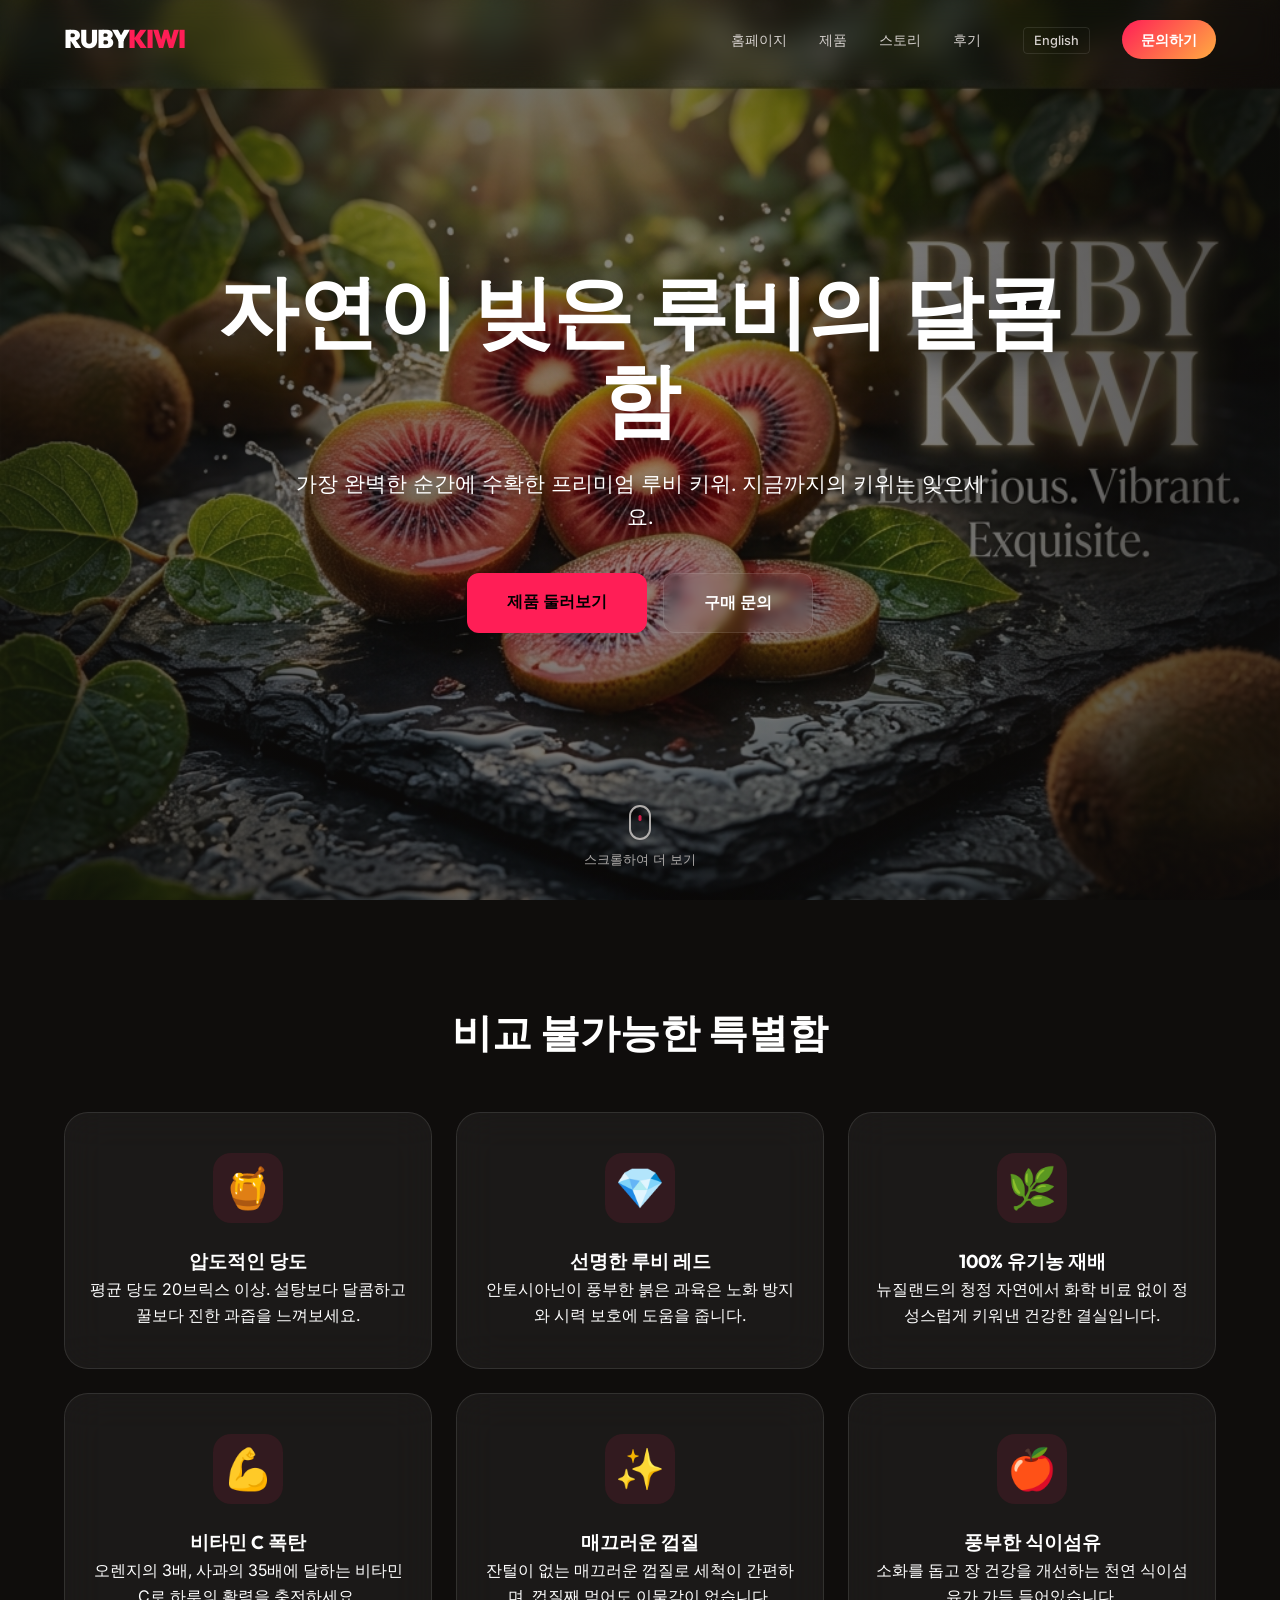
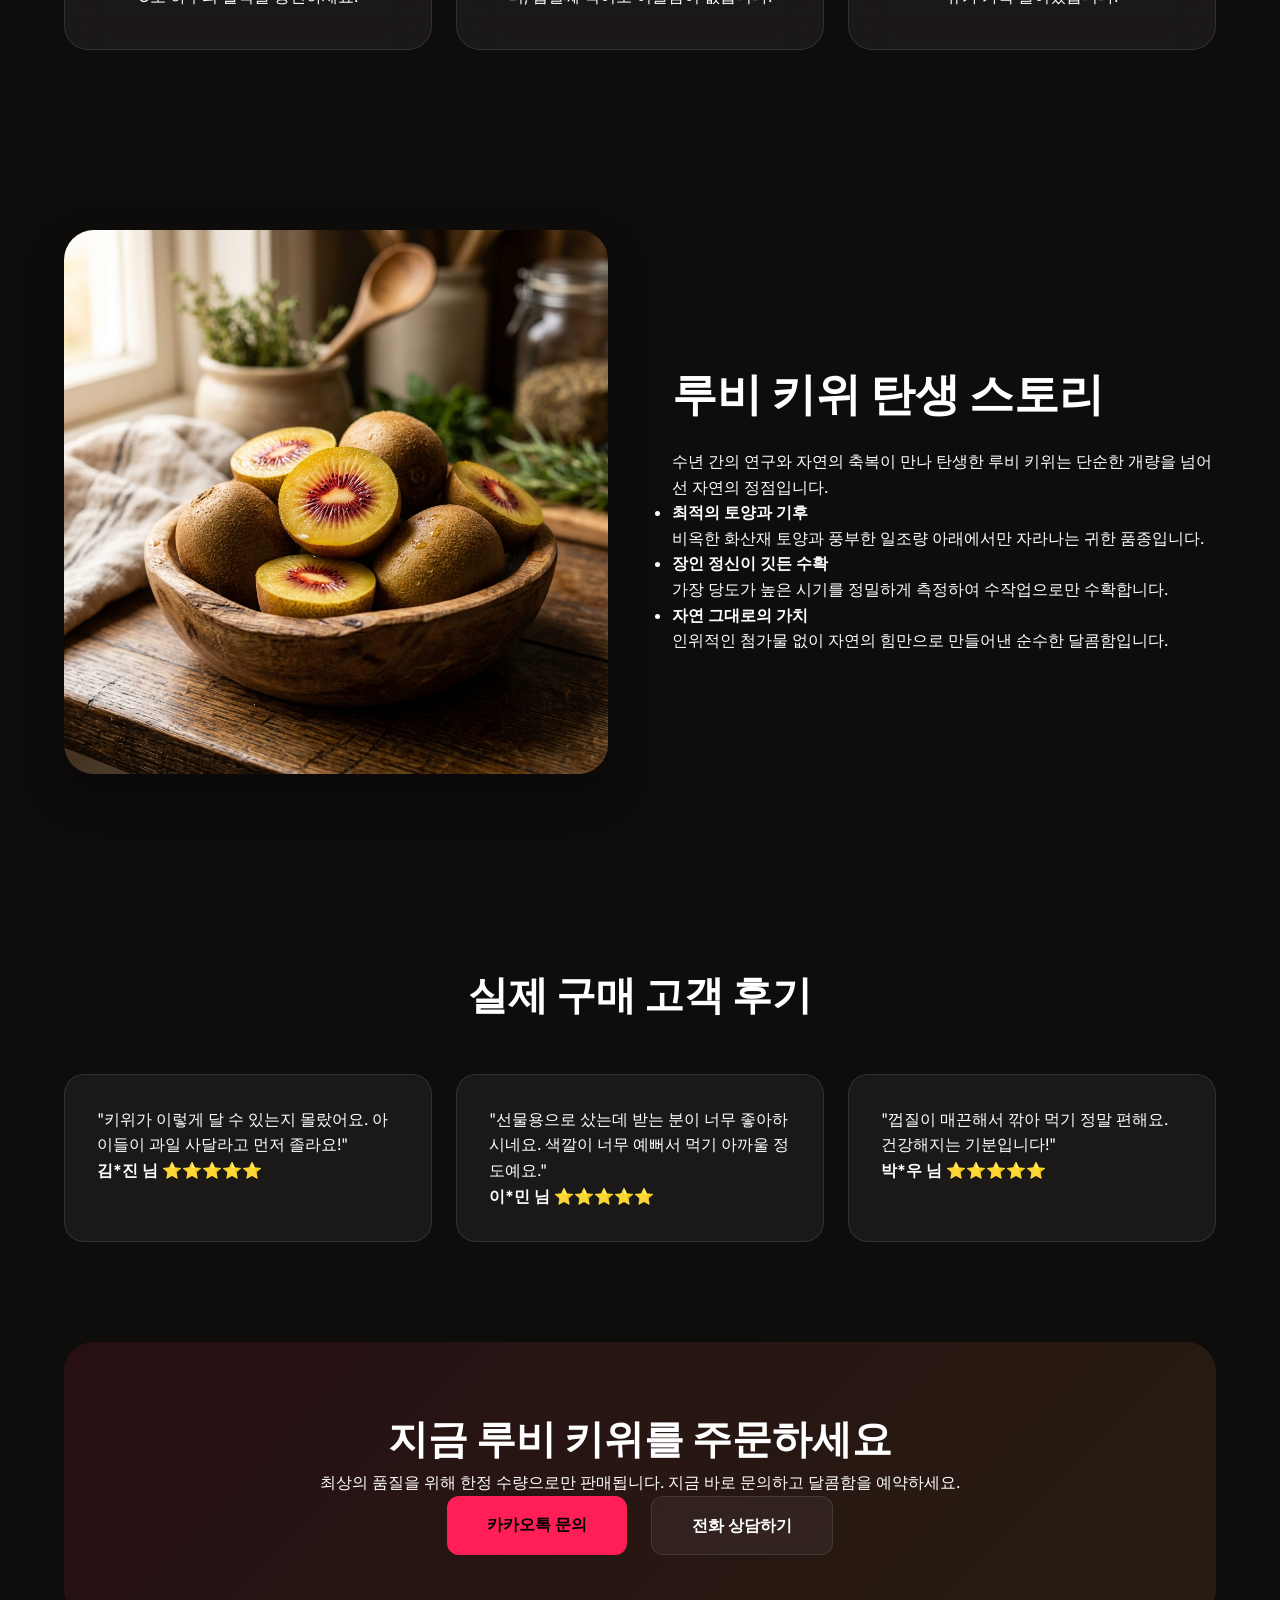
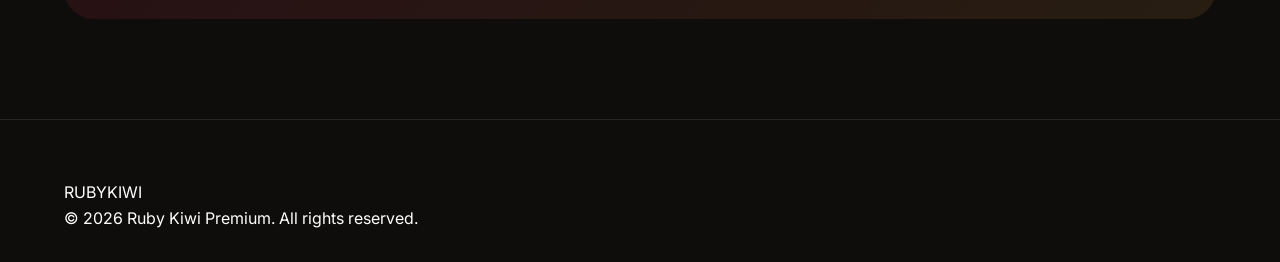
<file: index.html>
<!DOCTYPE html>
<html lang="ko">
<head>
    <meta charset="UTF-8">
    <meta name="viewport" content="width=device-width, initial-scale=1.0">
    <title>Ruby Kiwi | 자연이 선물한 붉은 달콤함</title>
    <meta name="description" content="속까지 붉은 루비 키위. 지금까지 경험하지 못한 압도적인 당도와 영양을 직접 확인해보세요.">
    <!-- Google Fonts -->
    <link rel="preconnect" href="https://fonts.googleapis.com">
    <link rel="preconnect" href="https://fonts.gstatic.com" crossorigin>
    <link href="https://fonts.googleapis.com/css2?family=Inter:wght@300;400;600;800&family=Outfit:wght@400;700;900&display=swap" rel="stylesheet">
    <!-- Main Stylesheet -->
    <link rel="stylesheet" href="style.css">
</head>
<body>
    <!-- Navigation -->
    <header id="main-header">
        <nav class="container">
            <div class="logo">RUBY<span>KIWI</span></div>
            <ul class="nav-links">
                <li><a href="#hero">홈페이지</a></li>
                <li><a href="#features">제품</a></li>
                <li><a href="#details">스토리</a></li>
                <li><a href="#testimonials">후기</a></li>
                <li><a href="index-en.html" class="lang-toggle">English</a></li>
                <li><a href="#contact" class="btn-cta">문의하기</a></li>
            </ul>
            <div class="menu-toggle" id="mobile-menu">
                <span class="bar"></span>
                <span class="bar"></span>
                <span class="bar"></span>
            </div>
        </nav>
    </header>

    <main>
        <!-- Hero Section -->
        <section id="hero" class="hero-banner">
            <div class="hero-overlay"></div>
            <div class="container hero-content">
                <div class="hero-text-center">
                    <h1 class="reveal banner-title">자연이 빚은 <span>루비</span>의 달콤함</h1>
                    <p class="reveal banner-subtitle">가장 완벽한 순간에 수확한 프리미엄 루비 키위. 지금까지의 키위는 잊으세요.</p>
                    <div class="hero-btns reveal">
                        <a href="#features" class="btn-primary">제품 둘러보기</a>
                        <a href="#contact" class="btn-secondary">구매 문의</a>
                    </div>
                </div>
            </div>
            <div class="scroll-indicator">
                <div class="mouse"></div>
                <p>스크롤하여 더 보기</p>
            </div>
        </section>

        <!-- Features Section -->
        <section id="features">
            <div class="container">
                <h2 class="section-title reveal">비교 불가능한 특별함</h2>
                <div class="features-grid">
                    <div class="feature-card reveal">
                        <div class="feature-icon-wrapper">🍯</div>
                        <h3>압도적인 당도</h3>
                        <p>평균 당도 20브릭스 이상. 설탕보다 달콤하고 꿀보다 진한 과즙을 느껴보세요.</p>
                    </div>
                    <div class="feature-card reveal">
                        <div class="feature-icon-wrapper">💎</div>
                        <h3>선명한 루비 레드</h3>
                        <p>안토시아닌이 풍부한 붉은 과육은 노화 방지와 시력 보호에 도움을 줍니다.</p>
                    </div>
                    <div class="feature-card reveal">
                        <div class="feature-icon-wrapper">🌿</div>
                        <h3>100% 유기농 재배</h3>
                        <p>뉴질랜드의 청정 자연에서 화학 비료 없이 정성스럽게 키워낸 건강한 결실입니다.</p>
                    </div>
                    <div class="feature-card reveal">
                        <div class="feature-icon-wrapper">💪</div>
                        <h3>비타민 C 폭탄</h3>
                        <p>오렌지의 3배, 사과의 35배에 달하는 비타민 C로 하루의 활력을 충전하세요.</p>
                    </div>
                    <div class="feature-card reveal">
                        <div class="feature-icon-wrapper">✨</div>
                        <h3>매끄러운 껍질</h3>
                        <p>잔털이 없는 매끄러운 껍질로 세척이 간편하며, 껍질째 먹어도 이물감이 없습니다.</p>
                    </div>
                    <div class="feature-card reveal">
                        <div class="feature-icon-wrapper">🍎</div>
                        <h3>풍부한 식이섬유</h3>
                        <p>소화를 돕고 장 건강을 개선하는 천연 식이섬유가 가득 들어있습니다.</p>
                    </div>
                </div>
            </div>
        </section>

        <!-- Details Section -->
        <section id="details">
            <div class="container">
                <div class="details-split">
                    <div class="details-image reveal">
                        <img src="ruby-kiwi-detail.png" alt="Ruby Kiwi Story">
                        <div class="detail-glow"></div>
                    </div>
                    <div class="details-text">
                        <h2 class="reveal">루비 키위 <span>탄생 스토리</span></h2>
                        <p class="reveal">수년 간의 연구와 자연의 축복이 만나 탄생한 루비 키위는 단순한 개량을 넘어선 자연의 정점입니다.</p>
                        <ul class="details-list">
                            <li class="reveal">
                                <strong>최적의 토양과 기후</strong>
                                <p>비옥한 화산재 토양과 풍부한 일조량 아래에서만 자라나는 귀한 품종입니다.</p>
                            </li>
                            <li class="reveal">
                                <strong>장인 정신이 깃든 수확</strong>
                                <p>가장 당도가 높은 시기를 정밀하게 측정하여 수작업으로만 수확합니다.</p>
                            </li>
                            <li class="reveal">
                                <strong>자연 그대로의 가치</strong>
                                <p>인위적인 첨가물 없이 자연의 힘만으로 만들어낸 순수한 달콤함입니다.</p>
                            </li>
                        </ul>
                    </div>
                </div>
            </div>
        </section>

        <!-- Testimonials Section -->
        <section id="testimonials">
            <div class="container">
                <h2 class="section-title reveal">실제 구매 고객 후기</h2>
                <div class="testimonials-grid">
                    <div class="testimonial-card reveal">
                        <p>"키위가 이렇게 달 수 있는지 몰랐어요. 아이들이 과일 사달라고 먼저 졸라요!"</p>
                        <div class="user-info">
                            <strong>김*진 님</strong>
                            <span>⭐⭐⭐⭐⭐</span>
                        </div>
                    </div>
                    <div class="testimonial-card reveal">
                        <p>"선물용으로 샀는데 받는 분이 너무 좋아하시네요. 색깔이 너무 예뻐서 먹기 아까울 정도예요."</p>
                        <div class="user-info">
                            <strong>이*민 님</strong>
                            <span>⭐⭐⭐⭐⭐</span>
                        </div>
                    </div>
                    <div class="testimonial-card reveal">
                        <p>"껍질이 매끈해서 깎아 먹기 정말 편해요. 건강해지는 기분입니다!"</p>
                        <div class="user-info">
                            <strong>박*우 님</strong>
                            <span>⭐⭐⭐⭐⭐</span>
                        </div>
                    </div>
                </div>
            </div>
        </section>

        <!-- Contact Section -->
        <section id="contact">
            <div class="container">
                <div class="contact-box reveal">
                    <h2>지금 루비 키위를 주문하세요</h2>
                    <p>최상의 품질을 위해 한정 수량으로만 판매됩니다. 지금 바로 문의하고 달콤함을 예약하세요.</p>
                    <div class="contact-btns">
                        <a href="#" class="btn-primary">카카오톡 문의</a>
                        <a href="#" class="btn-secondary">전화 상담하기</a>
                    </div>
                </div>
            </div>
        </section>
    </main>

    <!-- Footer -->
    <footer>
        <div class="container">
            <div class="footer-content">
                <div class="footer-logo">RUBY<span>KIWI</span></div>
                <p>&copy; 2026 Ruby Kiwi Premium. All rights reserved.</p>
            </div>
        </div>
    </footer>

    <!-- Main Script -->
    <script src="main.js"></script>
</body>
</html>
</file>
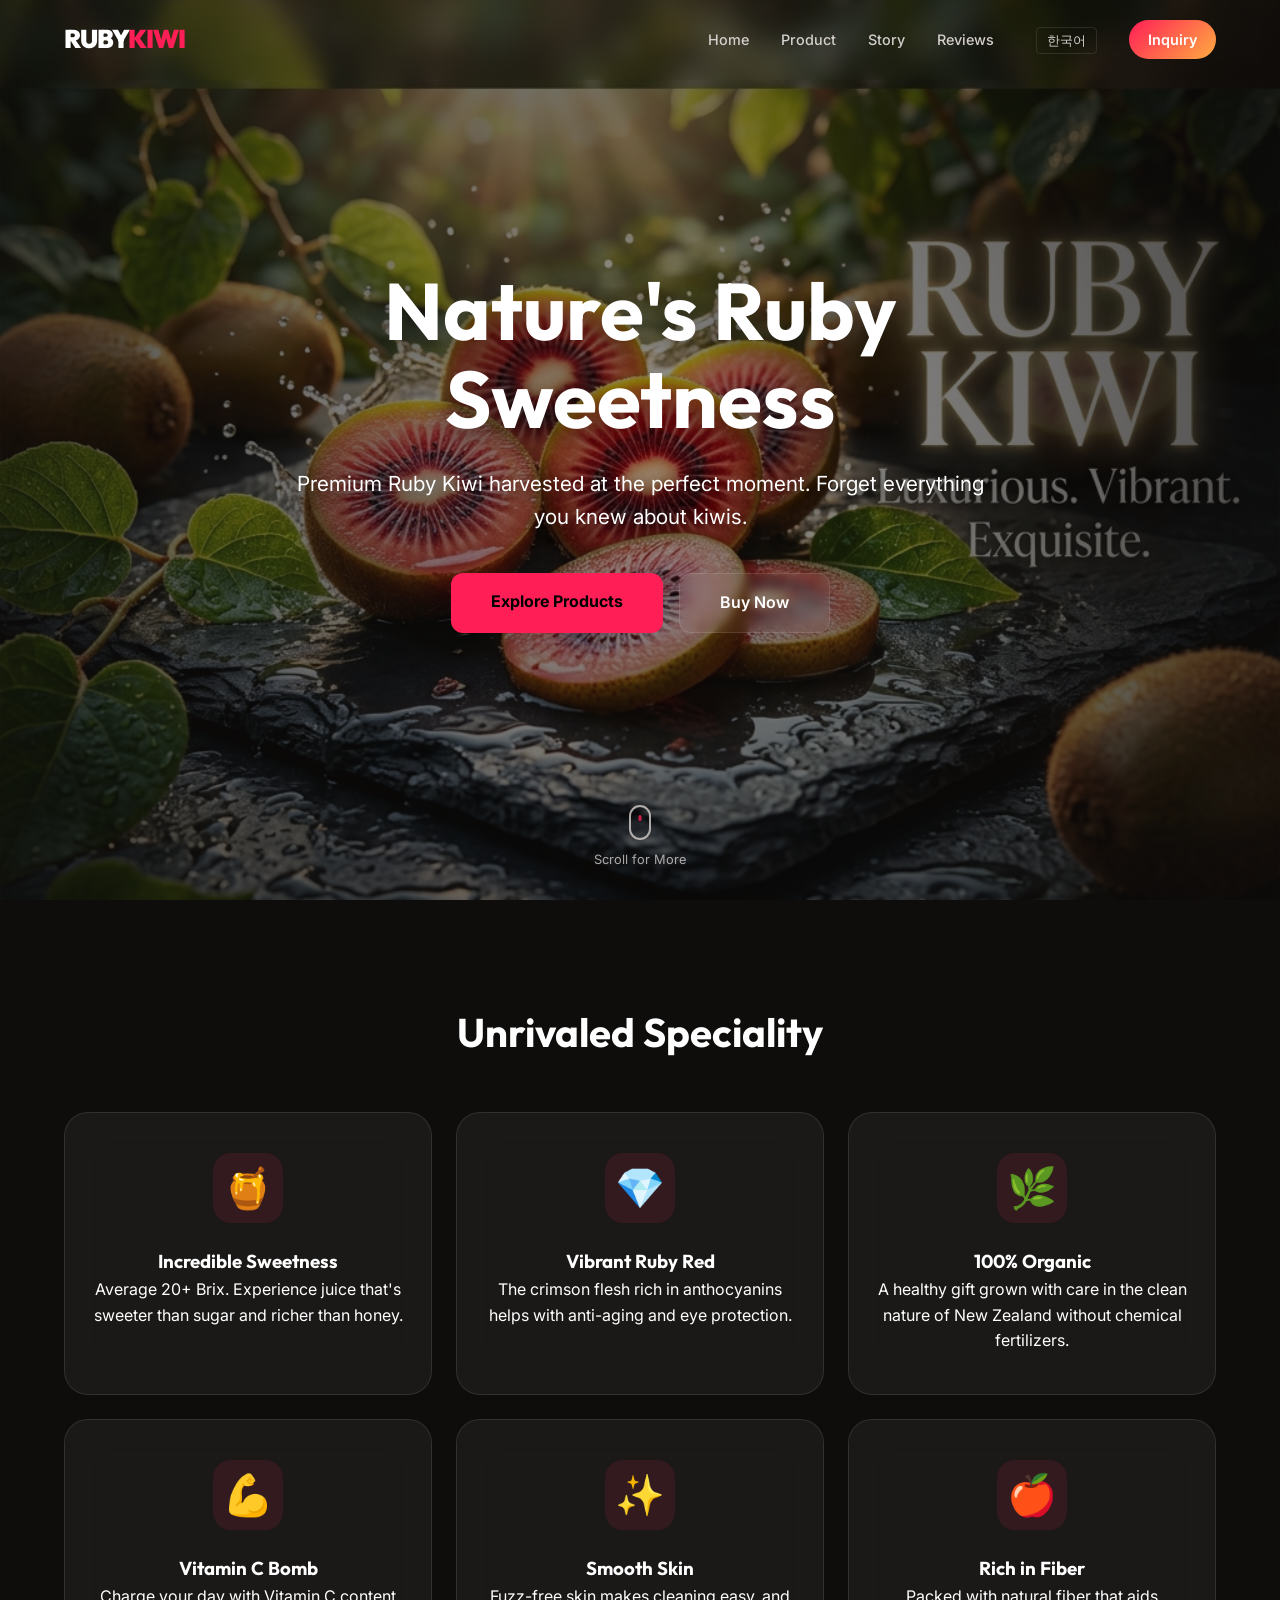
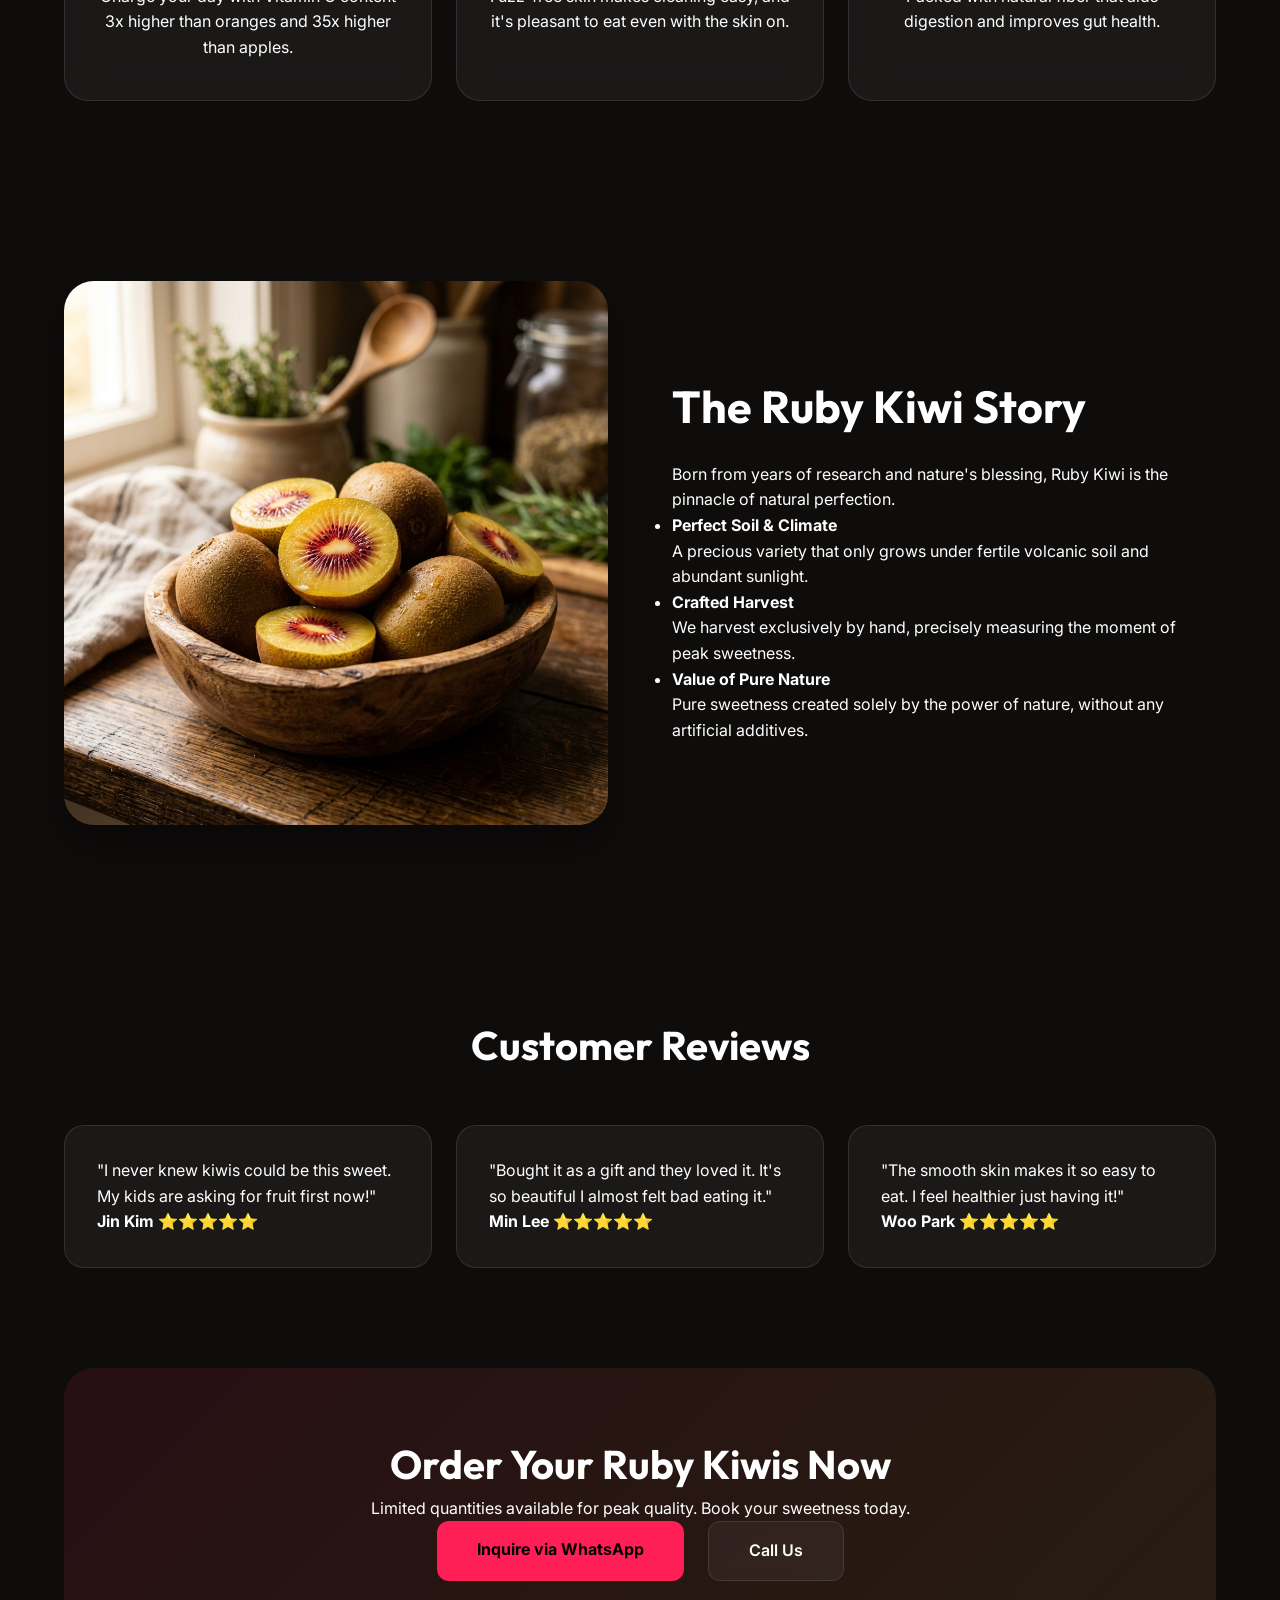
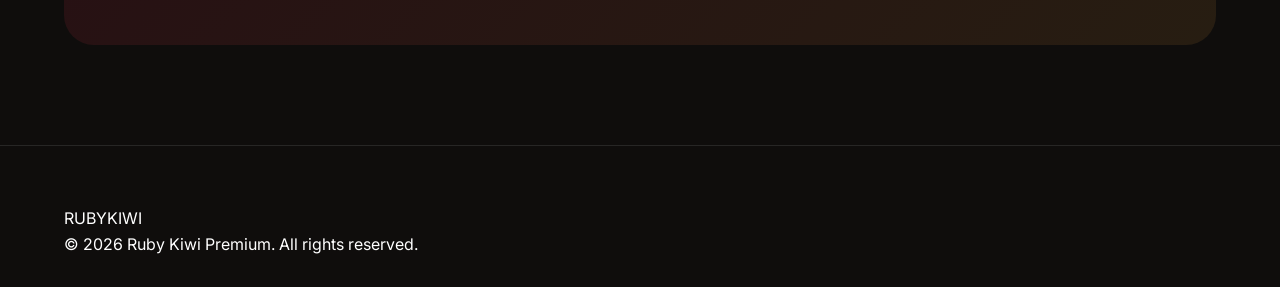
<file: index-en.html>
<!DOCTYPE html>
<html lang="en">
<head>
    <meta charset="UTF-8">
    <meta name="viewport" content="width=device-width, initial-scale=1.0">
    <title>Ruby Kiwi | Nature's Crimson Sweetness</title>
    <meta name="description" content="Ruby Red Kiwi. Experience overwhelming sweetness and nutrition you've never felt before.">
    <!-- Google Fonts -->
    <link rel="preconnect" href="https://fonts.googleapis.com">
    <link rel="preconnect" href="https://fonts.gstatic.com" crossorigin>
    <link href="https://fonts.googleapis.com/css2?family=Inter:wght@300;400;600;800&family=Outfit:wght@400;700;900&display=swap" rel="stylesheet">
    <!-- Main Stylesheet -->
    <link rel="stylesheet" href="style.css">
</head>
<body>
    <!-- Navigation -->
    <header id="main-header">
        <nav class="container">
            <div class="logo">RUBY<span>KIWI</span></div>
            <ul class="nav-links">
                <li><a href="#hero">Home</a></li>
                <li><a href="#features">Product</a></li>
                <li><a href="#details">Story</a></li>
                <li><a href="#testimonials">Reviews</a></li>
                <li><a href="index.html" class="lang-toggle">한국어</a></li>
                <li><a href="#contact" class="btn-cta">Inquiry</a></li>
            </ul>
            <div class="menu-toggle" id="mobile-menu">
                <span class="bar"></span>
                <span class="bar"></span>
                <span class="bar"></span>
            </div>
        </nav>
    </header>

    <main>
        <!-- Hero Section -->
        <section id="hero" class="hero-banner">
            <div class="hero-overlay"></div>
            <div class="container hero-content">
                <div class="hero-text-center">
                    <h1 class="reveal banner-title">Nature's <span>Ruby</span> Sweetness</h1>
                    <p class="reveal banner-subtitle">Premium Ruby Kiwi harvested at the perfect moment. Forget everything you knew about kiwis.</p>
                    <div class="hero-btns reveal">
                        <a href="#features" class="btn-primary">Explore Products</a>
                        <a href="#contact" class="btn-secondary">Buy Now</a>
                    </div>
                </div>
            </div>
            <div class="scroll-indicator">
                <div class="mouse"></div>
                <p>Scroll for More</p>
            </div>
        </section>

        <!-- Features Section -->
        <section id="features">
            <div class="container">
                <h2 class="section-title reveal">Unrivaled Speciality</h2>
                <div class="features-grid">
                    <div class="feature-card reveal">
                        <div class="feature-icon-wrapper">🍯</div>
                        <h3>Incredible Sweetness</h3>
                        <p>Average 20+ Brix. Experience juice that's sweeter than sugar and richer than honey.</p>
                    </div>
                    <div class="feature-card reveal">
                        <div class="feature-icon-wrapper">💎</div>
                        <h3>Vibrant Ruby Red</h3>
                        <p>The crimson flesh rich in anthocyanins helps with anti-aging and eye protection.</p>
                    </div>
                    <div class="feature-card reveal">
                        <div class="feature-icon-wrapper">🌿</div>
                        <h3>100% Organic</h3>
                        <p>A healthy gift grown with care in the clean nature of New Zealand without chemical fertilizers.</p>
                    </div>
                    <div class="feature-card reveal">
                        <div class="feature-icon-wrapper">💪</div>
                        <h3>Vitamin C Bomb</h3>
                        <p>Charge your day with Vitamin C content 3x higher than oranges and 35x higher than apples.</p>
                    </div>
                    <div class="feature-card reveal">
                        <div class="feature-icon-wrapper">✨</div>
                        <h3>Smooth Skin</h3>
                        <p>Fuzz-free skin makes cleaning easy, and it's pleasant to eat even with the skin on.</p>
                    </div>
                    <div class="feature-card reveal">
                        <div class="feature-icon-wrapper">🍎</div>
                        <h3>Rich in Fiber</h3>
                        <p>Packed with natural fiber that aids digestion and improves gut health.</p>
                    </div>
                </div>
            </div>
        </section>

        <!-- Details Section -->
        <section id="details">
            <div class="container">
                <div class="details-split">
                    <div class="details-image reveal">
                        <img src="ruby-kiwi-detail.png" alt="Ruby Kiwi Story">
                        <div class="detail-glow"></div>
                    </div>
                    <div class="details-text">
                        <h2 class="reveal">The <span>Ruby Kiwi</span> Story</h2>
                        <p class="reveal">Born from years of research and nature's blessing, Ruby Kiwi is the pinnacle of natural perfection.</p>
                        <ul class="details-list">
                            <li class="reveal">
                                <strong>Perfect Soil & Climate</strong>
                                <p>A precious variety that only grows under fertile volcanic soil and abundant sunlight.</p>
                            </li>
                            <li class="reveal">
                                <strong>Crafted Harvest</strong>
                                <p>We harvest exclusively by hand, precisely measuring the moment of peak sweetness.</p>
                            </li>
                            <li class="reveal">
                                <strong>Value of Pure Nature</strong>
                                <p>Pure sweetness created solely by the power of nature, without any artificial additives.</p>
                            </li>
                        </ul>
                    </div>
                </div>
            </div>
        </section>

        <!-- Testimonials Section -->
        <section id="testimonials">
            <div class="container">
                <h2 class="section-title reveal">Customer Reviews</h2>
                <div class="testimonials-grid">
                    <div class="testimonial-card reveal">
                        <p>"I never knew kiwis could be this sweet. My kids are asking for fruit first now!"</p>
                        <div class="user-info">
                            <strong>Jin Kim</strong>
                            <span>⭐⭐⭐⭐⭐</span>
                        </div>
                    </div>
                    <div class="testimonial-card reveal">
                        <p>"Bought it as a gift and they loved it. It's so beautiful I almost felt bad eating it."</p>
                        <div class="user-info">
                            <strong>Min Lee</strong>
                            <span>⭐⭐⭐⭐⭐</span>
                        </div>
                    </div>
                    <div class="testimonial-card reveal">
                        <p>"The smooth skin makes it so easy to eat. I feel healthier just having it!"</p>
                        <div class="user-info">
                            <strong>Woo Park</strong>
                            <span>⭐⭐⭐⭐⭐</span>
                        </div>
                    </div>
                </div>
            </div>
        </section>

        <!-- Contact Section -->
        <section id="contact">
            <div class="container">
                <div class="contact-box reveal">
                    <h2>Order Your Ruby Kiwis Now</h2>
                    <p>Limited quantities available for peak quality. Book your sweetness today.</p>
                    <div class="contact-btns">
                        <a href="#" class="btn-primary">Inquire via WhatsApp</a>
                        <a href="#" class="btn-secondary">Call Us</a>
                    </div>
                </div>
            </div>
        </section>
    </main>

    <!-- Footer -->
    <footer>
        <div class="container">
            <div class="footer-content">
                <div class="footer-logo">RUBY<span>KIWI</span></div>
                <p>&copy; 2026 Ruby Kiwi Premium. All rights reserved.</p>
            </div>
        </div>
    </footer>

    <!-- Main Script -->
    <script src="main.js"></script>
</body>
</html>
</file>
<file: style.css>
:root {
    /* Ruby Kiwi Color Palette */
    --bg-color: #0f0d0c; /* Deep organic dark */
    --accent-primary: #ff1e56; /* Ruby Red */
    --accent-secondary: #ffac41; /* Golden Orange/Yellow */
    --text-primary: #ffffff;
    --text-secondary: #d4cfcc;
    --glass-bg: rgba(255, 255, 255, 0.05);
    --glass-border: rgba(255, 255, 255, 0.1);
    
    /* Spacing & Sizing */
    --container-width: 1200px;
    --header-height: 80px;
    
    /* Animations */
    --transition-smooth: all 0.5s cubic-bezier(0.4, 0, 0.2, 1);
}

* {
    margin: 0;
    padding: 0;
    box-sizing: border-box;
}

html {
    scroll-behavior: smooth;
    font-size: 16px; /* Base size for rem */
}

body {
    font-family: 'Inter', sans-serif;
    background-color: var(--bg-color);
    color: var(--text-primary);
    line-height: 1.6;
    overflow-x: hidden;
}

h1, h2, h3 {
    font-family: 'Outfit', sans-serif;
    font-weight: 700;
}

.container {
    max-width: var(--container-width);
    margin: 0 auto;
    padding: 0 1.5rem;
}

/* --- Header & Navigation --- */
header {
    height: var(--header-height);
    position: fixed;
    top: 0;
    left: 0;
    width: 100%;
    z-index: 1000;
    display: flex;
    align-items: center;
    transition: var(--transition-smooth);
    backdrop-filter: blur(10px);
    border-bottom: 1px solid transparent;
}

header.scrolled {
    background: rgba(15, 13, 12, 0.9);
    border-bottom: 1px solid var(--glass-border);
}

nav {
    display: flex;
    justify-content: space-between;
    align-items: center;
    width: 100%;
}

.logo {
    font-size: 1.6rem;
    font-weight: 900;
    font-family: 'Outfit', sans-serif;
    letter-spacing: -1px;
    z-index: 1001;
}

.logo span {
    color: var(--accent-primary);
}

.nav-links {
    display: flex;
    list-style: none;
    gap: 2rem;
    align-items: center;
}

.nav-links a {
    text-decoration: none;
    color: var(--text-secondary);
    font-weight: 500;
    font-size: 0.9rem;
    transition: var(--transition-smooth);
}

.nav-links a:hover {
    color: var(--accent-primary);
}

.btn-cta {
    background: linear-gradient(135deg, var(--accent-primary), var(--accent-secondary));
    color: white !important;
    padding: 0.7rem 1.2rem;
    border-radius: 50px;
    font-weight: 600 !important;
}

/* Menu Toggle (Mobile) */
.menu-toggle {
    display: none;
    cursor: pointer;
    z-index: 1001;
}

.menu-toggle .bar {
    display: block;
    width: 25px;
    height: 3px;
    margin: 5px auto;
    transition: var(--transition-smooth);
    background-color: var(--text-primary);
}

/* --- Buttons --- */
.btn-primary {
    background: var(--accent-primary);
    color: #000;
    padding: 1rem 2.5rem;
    border-radius: 12px;
    text-decoration: none;
    font-weight: 700;
    transition: var(--transition-smooth);
    display: inline-block;
}

.btn-secondary {
    border: 1px solid var(--glass-border);
    background: var(--glass-bg);
    color: #fff;
    padding: 1rem 2.5rem;
    border-radius: 12px;
    text-decoration: none;
    font-weight: 600;
    transition: var(--transition-smooth);
    backdrop-filter: blur(5px);
    display: inline-block;
}

.btn-primary:hover {
    transform: translateY(-5px);
    box-shadow: 0 10px 20px rgba(255, 30, 86, 0.4);
}

.btn-secondary:hover {
    background: rgba(255, 255, 255, 0.1);
    transform: translateY(-5px);
}

/* --- Hero Section --- */
.hero-banner {
    position: relative;
    height: 100vh;
    width: 100%;
    display: flex;
    align-items: center;
    justify-content: center;
    background-image: url('ruby-kiwi-banner.png');
    background-size: cover;
    background-position: center;
    background-attachment: fixed;
    overflow: hidden;
}

.hero-overlay {
    position: absolute;
    top: 0;
    left: 0;
    width: 100%;
    height: 100%;
    background: radial-gradient(circle at center, rgba(15, 13, 12, 0.4) 0%, rgba(15, 13, 12, 0.8) 100%);
    z-index: 1;
}

.hero-content {
    position: relative;
    z-index: 2;
    text-align: center;
    width: 100%;
}

.hero-text-center {
    max-width: 900px;
    margin: 0 auto;
}

.banner-title {
    font-size: 5rem;
    line-height: 1.1;
    margin-bottom: 1.5rem;
    text-shadow: 0 10px 30px rgba(0, 0, 0, 0.5);
}

.banner-subtitle {
    font-size: 1.3rem;
    color: #fff;
    max-width: 700px;
    margin: 0 auto 2.5rem;
    text-shadow: 0 5px 15px rgba(0, 0, 0, 0.5);
}

.hero-btns {
    justify-content: center;
    display: flex;
    gap: 1rem;
}

.scroll-indicator {
    position: absolute;
    bottom: 30px;
    left: 50%;
    transform: translateX(-50%);
    z-index: 2;
    display: flex;
    flex-direction: column;
    align-items: center;
    gap: 10px;
    color: var(--text-secondary);
    font-size: 0.8rem;
    opacity: 0.8;
}

.mouse {
    width: 22px;
    height: 35px;
    border: 2px solid var(--text-secondary);
    border-radius: 20px;
    position: relative;
}

.mouse::before {
    content: '';
    position: absolute;
    top: 8px;
    left: 50%;
    transform: translateX(-50%);
    width: 3px;
    height: 6px;
    background: var(--accent-primary);
    border-radius: 2px;
    animation: scroll 2s infinite;
}

@keyframes scroll {
    0% { transform: translate(-50%, 0); opacity: 1; }
    100% { transform: translate(-50%, 12px); opacity: 0; }
}

/* --- Features Section --- */
#features {
    padding: 100px 0;
}

.section-title {
    text-align: center;
    font-size: 2.5rem;
    margin-bottom: 3rem;
}

.features-grid {
    display: grid;
    grid-template-columns: repeat(auto-fit, minmax(280px, 1fr));
    gap: 1.5rem;
}

.feature-card {
    background: var(--glass-bg);
    border: 1px solid var(--glass-border);
    padding: 2.5rem 1.5rem;
    border-radius: 24px;
    backdrop-filter: blur(20px);
    transition: var(--transition-smooth);
    text-align: center;
}

.feature-card:hover {
    border-color: var(--accent-primary);
    transform: translateY(-8px);
}

.feature-icon-wrapper {
    font-size: 2.5rem;
    margin-bottom: 1.5rem;
    display: inline-flex;
    align-items: center;
    justify-content: center;
    width: 70px;
    height: 70px;
    background: rgba(255, 30, 86, 0.1);
    border-radius: 18px;
    color: var(--accent-primary);
}

/* --- Details Section --- */
#details {
    padding: 80px 0;
}

.details-split {
    display: grid;
    grid-template-columns: 1fr 1fr;
    gap: 4rem;
    align-items: center;
}

.details-image img {
    width: 100%;
    border-radius: 30px;
    box-shadow: 0 20px 40px rgba(0, 0, 0, 0.4);
}

.details-text h2 {
    font-size: 2.8rem;
    margin-bottom: 1.2rem;
}

/* --- Testimonials --- */
#testimonials {
    padding: 100px 0;
}

.testimonials-grid {
    display: grid;
    grid-template-columns: repeat(auto-fit, minmax(280px, 1fr));
    gap: 1.5rem;
}

.testimonial-card {
    background: var(--glass-bg);
    padding: 2rem;
    border-radius: 20px;
    border: 1px solid var(--glass-border);
}

/* --- Contact --- */
#contact {
    padding-bottom: 100px;
}

.contact-box {
    padding: 4rem 2rem;
    border-radius: 30px;
    text-align: center;
    background: linear-gradient(135deg, rgba(255, 30, 86, 0.1), rgba(255, 172, 65, 0.1));
}

.contact-box h2 {
    font-size: 2.5rem;
}

.contact-btns {
    display: flex;
    justify-content: center;
    gap: 1.5rem;
}

/* --- Footer --- */
footer {
    padding: 60px 0 30px;
    border-top: 1px solid var(--glass-border);
}

/* --- Animations --- */
.reveal {
    opacity: 0;
    transform: translateY(30px);
    transition: all 0.8s ease-out;
}

.reveal.active {
    opacity: 1;
    transform: translateY(0);
}

/* --- Media Queries (Tablet & Mobile) --- */

@media (max-width: 1024px) {
    .banner-title {
        font-size: 4rem;
    }
    .details-split {
        gap: 3rem;
    }
}

@media (max-width: 768px) {
    /* Mobile Navigation */
    .menu-toggle {
        display: block;
    }

    .nav-links {
        position: fixed;
        left: -100%;
        top: var(--header-height);
        flex-direction: column;
        background: rgba(15, 13, 12, 0.98);
        width: 100%;
        height: calc(100vh - var(--header-height));
        text-align: center;
        transition: 0.3s;
        z-index: 1000;
        padding-top: 2rem;
        backdrop-filter: blur(20px);
    }

    .nav-links.active {
        left: 0;
    }

    .nav-links li {
        margin: 1.5rem 0;
    }

    .nav-links a {
        font-size: 1.2rem;
    }

    .menu-toggle.active .bar:nth-child(2) {
        opacity: 0;
    }

    .menu-toggle.active .bar:nth-child(1) {
        transform: translateY(8px) rotate(45deg);
    }

    .menu-toggle.active .bar:nth-child(3) {
        transform: translateY(-8px) rotate(-45deg);
    }

    /* Hero Section */
    .hero-banner {
        background-attachment: scroll; /* Disable parallax for performance */
    }

    .banner-title {
        font-size: 3rem;
    }

    .banner-subtitle {
        font-size: 1.1rem;
    }

    .hero-btns {
        flex-direction: column;
        align-items: center;
    }

    .btn-primary, .btn-secondary {
        width: 100%;
        max-width: 320px;
    }

    /* Grid Sections */
    .features-grid, .testimonials-grid {
        grid-template-columns: 1fr;
    }

    /* Details Section */
    .details-split {
        grid-template-columns: 1fr;
        text-align: center;
    }

    .details-text h2 {
        font-size: 2.2rem;
    }

    .details-list li {
        padding-left: 0;
        border-left: none;
        border-top: 1px solid var(--glass-border);
        padding-top: 1.5rem;
    }

    /* Contact Section */
    .contact-btns {
        flex-direction: column;
        align-items: center;
    }

    .contact-box h2 {
        font-size: 2rem;
    }
}

@media (max-width: 480px) {
    .banner-title {
        font-size: 2.5rem;
    }
    
    .logo {
        font-size: 1.4rem;
    }
    
    .section-title {
        font-size: 2rem;
    }
}
.lang-toggle { font-size: 0.8rem !important; padding: 0.3rem 0.6rem; border: 1px solid var(--glass-border); border-radius: 4px; margin-left: 10px; } .lang-toggle:hover { background: var(--glass-bg); }
</file>
